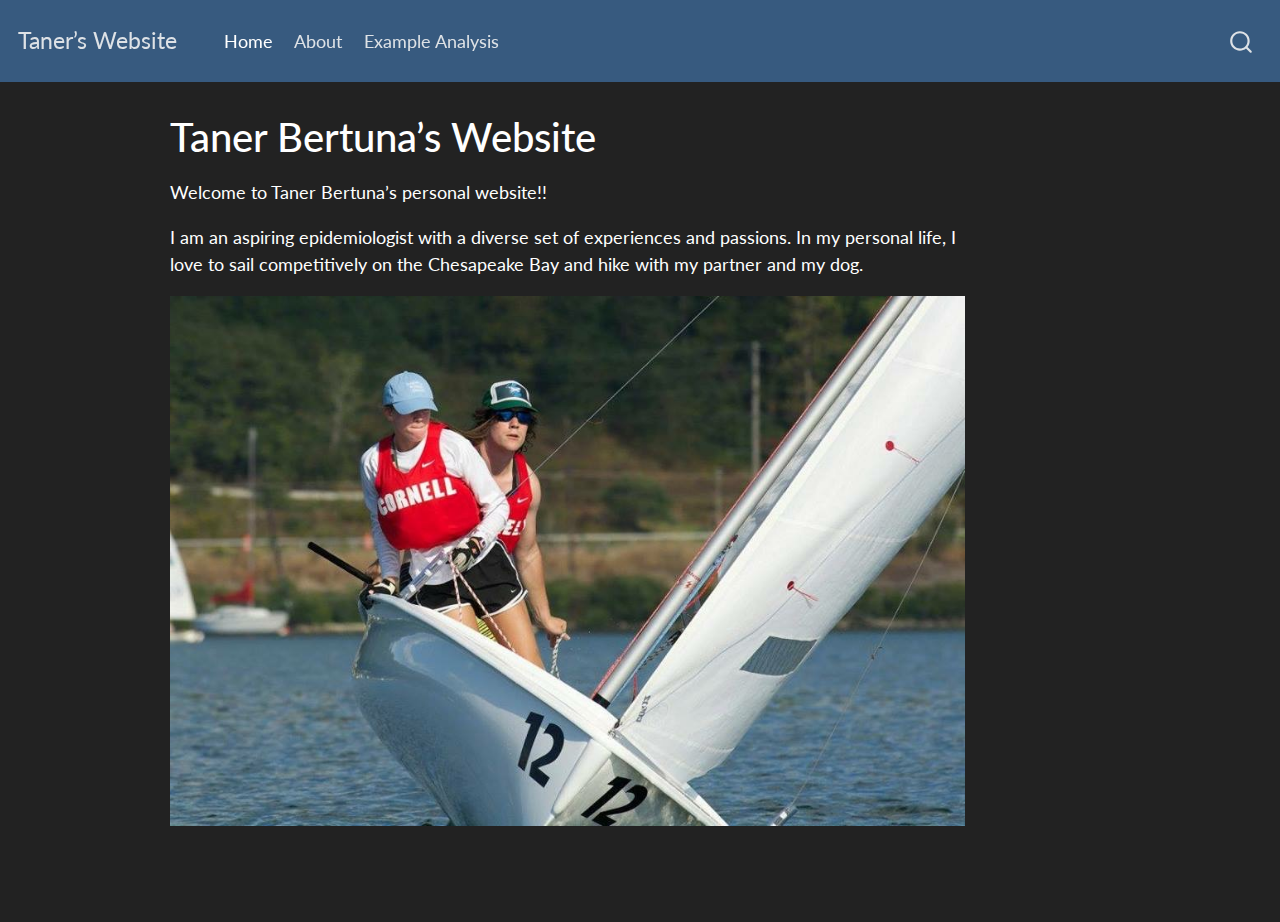
<file: index.html>
<!DOCTYPE html>
<html xmlns="http://www.w3.org/1999/xhtml" lang="en" xml:lang="en"><head>

<meta charset="utf-8">
<meta name="generator" content="quarto-1.2.258">

<meta name="viewport" content="width=device-width, initial-scale=1.0, user-scalable=yes">


<title>Taner’s Website - Taner Bertuna’s Website</title>
<style>
code{white-space: pre-wrap;}
span.smallcaps{font-variant: small-caps;}
div.columns{display: flex; gap: min(4vw, 1.5em);}
div.column{flex: auto; overflow-x: auto;}
div.hanging-indent{margin-left: 1.5em; text-indent: -1.5em;}
ul.task-list{list-style: none;}
ul.task-list li input[type="checkbox"] {
  width: 0.8em;
  margin: 0 0.8em 0.2em -1.6em;
  vertical-align: middle;
}
</style>


<script src="site_libs/quarto-nav/quarto-nav.js"></script>
<script src="site_libs/quarto-nav/headroom.min.js"></script>
<script src="site_libs/clipboard/clipboard.min.js"></script>
<script src="site_libs/quarto-search/autocomplete.umd.js"></script>
<script src="site_libs/quarto-search/fuse.min.js"></script>
<script src="site_libs/quarto-search/quarto-search.js"></script>
<meta name="quarto:offset" content="./">
<script src="site_libs/quarto-html/quarto.js"></script>
<script src="site_libs/quarto-html/popper.min.js"></script>
<script src="site_libs/quarto-html/tippy.umd.min.js"></script>
<script src="site_libs/quarto-html/anchor.min.js"></script>
<link href="site_libs/quarto-html/tippy.css" rel="stylesheet">
<link href="site_libs/quarto-html/quarto-syntax-highlighting-dark.css" rel="stylesheet" id="quarto-text-highlighting-styles">
<script src="site_libs/bootstrap/bootstrap.min.js"></script>
<link href="site_libs/bootstrap/bootstrap-icons.css" rel="stylesheet">
<link href="site_libs/bootstrap/bootstrap.min.css" rel="stylesheet" id="quarto-bootstrap" data-mode="dark">
<script id="quarto-search-options" type="application/json">{
  "location": "navbar",
  "copy-button": false,
  "collapse-after": 3,
  "panel-placement": "end",
  "type": "overlay",
  "limit": 20,
  "language": {
    "search-no-results-text": "No results",
    "search-matching-documents-text": "matching documents",
    "search-copy-link-title": "Copy link to search",
    "search-hide-matches-text": "Hide additional matches",
    "search-more-match-text": "more match in this document",
    "search-more-matches-text": "more matches in this document",
    "search-clear-button-title": "Clear",
    "search-detached-cancel-button-title": "Cancel",
    "search-submit-button-title": "Submit"
  }
}</script>


<link rel="stylesheet" href="styles.css">
</head>

<body class="nav-fixed">

<div id="quarto-search-results"></div>
  <header id="quarto-header" class="headroom fixed-top">
    <nav class="navbar navbar-expand-lg navbar-dark ">
      <div class="navbar-container container-fluid">
      <div class="navbar-brand-container">
    <a class="navbar-brand" href="./index.html">
    <span class="navbar-title">Taner’s Website</span>
    </a>
  </div>
          <button class="navbar-toggler" type="button" data-bs-toggle="collapse" data-bs-target="#navbarCollapse" aria-controls="navbarCollapse" aria-expanded="false" aria-label="Toggle navigation" onclick="if (window.quartoToggleHeadroom) { window.quartoToggleHeadroom(); }">
  <span class="navbar-toggler-icon"></span>
</button>
          <div class="collapse navbar-collapse" id="navbarCollapse">
            <ul class="navbar-nav navbar-nav-scroll me-auto">
  <li class="nav-item">
    <a class="nav-link active" href="./index.html" aria-current="page">
 <span class="menu-text">Home</span></a>
  </li>  
  <li class="nav-item">
    <a class="nav-link" href="./about.html">
 <span class="menu-text">About</span></a>
  </li>  
  <li class="nav-item">
    <a class="nav-link" href="./penguins.html">
 <span class="menu-text">Example Analysis</span></a>
  </li>  
</ul>
              <div id="quarto-search" class="" title="Search"></div>
          </div> <!-- /navcollapse -->
      </div> <!-- /container-fluid -->
    </nav>
</header>
<!-- content -->
<div id="quarto-content" class="quarto-container page-columns page-rows-contents page-layout-article page-navbar">
<!-- sidebar -->
<!-- margin-sidebar -->
    <div id="quarto-margin-sidebar" class="sidebar margin-sidebar">
        
    </div>
<!-- main -->
<main class="content" id="quarto-document-content">

<header id="title-block-header" class="quarto-title-block default">
<div class="quarto-title">
<h1 class="title">Taner Bertuna’s Website</h1>
</div>



<div class="quarto-title-meta">

    
  
    
  </div>
  

</header>

<p>Welcome to Taner Bertuna’s personal website!!</p>
<p>I am an aspiring epidemiologist with a diverse set of experiences and passions. In my personal life, I love to sail competitively on the Chesapeake Bay and hike with my partner and my dog.</p>
<p><img src="cornellsailing.png" class="img-fluid"></p>



</main> <!-- /main -->
<script id="quarto-html-after-body" type="application/javascript">
window.document.addEventListener("DOMContentLoaded", function (event) {
  const toggleBodyColorMode = (bsSheetEl) => {
    const mode = bsSheetEl.getAttribute("data-mode");
    const bodyEl = window.document.querySelector("body");
    if (mode === "dark") {
      bodyEl.classList.add("quarto-dark");
      bodyEl.classList.remove("quarto-light");
    } else {
      bodyEl.classList.add("quarto-light");
      bodyEl.classList.remove("quarto-dark");
    }
  }
  const toggleBodyColorPrimary = () => {
    const bsSheetEl = window.document.querySelector("link#quarto-bootstrap");
    if (bsSheetEl) {
      toggleBodyColorMode(bsSheetEl);
    }
  }
  toggleBodyColorPrimary();  
  const icon = "";
  const anchorJS = new window.AnchorJS();
  anchorJS.options = {
    placement: 'right',
    icon: icon
  };
  anchorJS.add('.anchored');
  const clipboard = new window.ClipboardJS('.code-copy-button', {
    target: function(trigger) {
      return trigger.previousElementSibling;
    }
  });
  clipboard.on('success', function(e) {
    // button target
    const button = e.trigger;
    // don't keep focus
    button.blur();
    // flash "checked"
    button.classList.add('code-copy-button-checked');
    var currentTitle = button.getAttribute("title");
    button.setAttribute("title", "Copied!");
    let tooltip;
    if (window.bootstrap) {
      button.setAttribute("data-bs-toggle", "tooltip");
      button.setAttribute("data-bs-placement", "left");
      button.setAttribute("data-bs-title", "Copied!");
      tooltip = new bootstrap.Tooltip(button, 
        { trigger: "manual", 
          customClass: "code-copy-button-tooltip",
          offset: [0, -8]});
      tooltip.show();    
    }
    setTimeout(function() {
      if (tooltip) {
        tooltip.hide();
        button.removeAttribute("data-bs-title");
        button.removeAttribute("data-bs-toggle");
        button.removeAttribute("data-bs-placement");
      }
      button.setAttribute("title", currentTitle);
      button.classList.remove('code-copy-button-checked');
    }, 1000);
    // clear code selection
    e.clearSelection();
  });
  function tippyHover(el, contentFn) {
    const config = {
      allowHTML: true,
      content: contentFn,
      maxWidth: 500,
      delay: 100,
      arrow: false,
      appendTo: function(el) {
          return el.parentElement;
      },
      interactive: true,
      interactiveBorder: 10,
      theme: 'quarto',
      placement: 'bottom-start'
    };
    window.tippy(el, config); 
  }
  const noterefs = window.document.querySelectorAll('a[role="doc-noteref"]');
  for (var i=0; i<noterefs.length; i++) {
    const ref = noterefs[i];
    tippyHover(ref, function() {
      // use id or data attribute instead here
      let href = ref.getAttribute('data-footnote-href') || ref.getAttribute('href');
      try { href = new URL(href).hash; } catch {}
      const id = href.replace(/^#\/?/, "");
      const note = window.document.getElementById(id);
      return note.innerHTML;
    });
  }
  const findCites = (el) => {
    const parentEl = el.parentElement;
    if (parentEl) {
      const cites = parentEl.dataset.cites;
      if (cites) {
        return {
          el,
          cites: cites.split(' ')
        };
      } else {
        return findCites(el.parentElement)
      }
    } else {
      return undefined;
    }
  };
  var bibliorefs = window.document.querySelectorAll('a[role="doc-biblioref"]');
  for (var i=0; i<bibliorefs.length; i++) {
    const ref = bibliorefs[i];
    const citeInfo = findCites(ref);
    if (citeInfo) {
      tippyHover(citeInfo.el, function() {
        var popup = window.document.createElement('div');
        citeInfo.cites.forEach(function(cite) {
          var citeDiv = window.document.createElement('div');
          citeDiv.classList.add('hanging-indent');
          citeDiv.classList.add('csl-entry');
          var biblioDiv = window.document.getElementById('ref-' + cite);
          if (biblioDiv) {
            citeDiv.innerHTML = biblioDiv.innerHTML;
          }
          popup.appendChild(citeDiv);
        });
        return popup.innerHTML;
      });
    }
  }
});
</script>
</div> <!-- /content -->



</body></html>
</file>
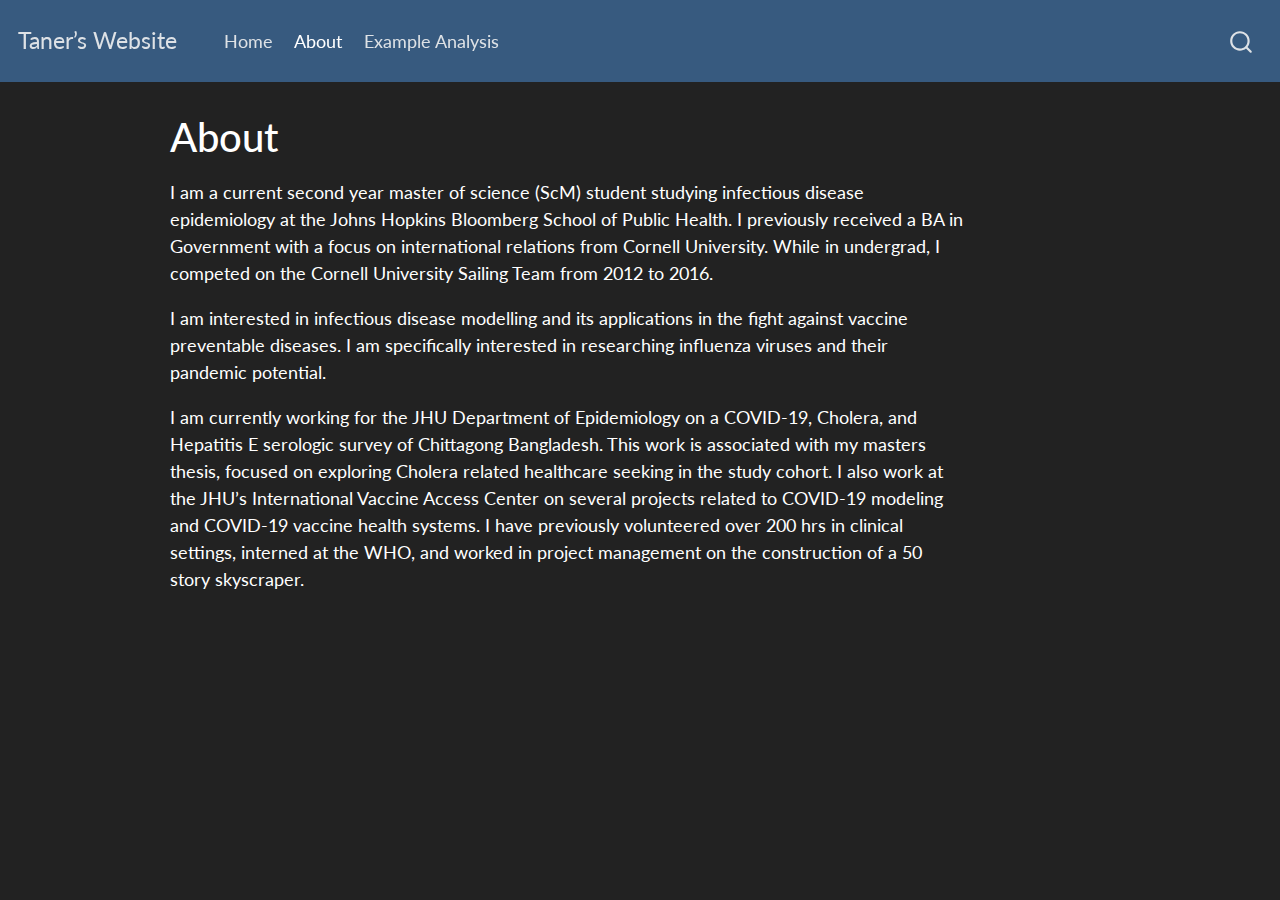
<file: about.html>
<!DOCTYPE html>
<html xmlns="http://www.w3.org/1999/xhtml" lang="en" xml:lang="en"><head>

<meta charset="utf-8">
<meta name="generator" content="quarto-1.2.258">

<meta name="viewport" content="width=device-width, initial-scale=1.0, user-scalable=yes">


<title>Taner’s Website - About</title>
<style>
code{white-space: pre-wrap;}
span.smallcaps{font-variant: small-caps;}
div.columns{display: flex; gap: min(4vw, 1.5em);}
div.column{flex: auto; overflow-x: auto;}
div.hanging-indent{margin-left: 1.5em; text-indent: -1.5em;}
ul.task-list{list-style: none;}
ul.task-list li input[type="checkbox"] {
  width: 0.8em;
  margin: 0 0.8em 0.2em -1.6em;
  vertical-align: middle;
}
</style>


<script src="site_libs/quarto-nav/quarto-nav.js"></script>
<script src="site_libs/quarto-nav/headroom.min.js"></script>
<script src="site_libs/clipboard/clipboard.min.js"></script>
<script src="site_libs/quarto-search/autocomplete.umd.js"></script>
<script src="site_libs/quarto-search/fuse.min.js"></script>
<script src="site_libs/quarto-search/quarto-search.js"></script>
<meta name="quarto:offset" content="./">
<script src="site_libs/quarto-html/quarto.js"></script>
<script src="site_libs/quarto-html/popper.min.js"></script>
<script src="site_libs/quarto-html/tippy.umd.min.js"></script>
<script src="site_libs/quarto-html/anchor.min.js"></script>
<link href="site_libs/quarto-html/tippy.css" rel="stylesheet">
<link href="site_libs/quarto-html/quarto-syntax-highlighting-dark.css" rel="stylesheet" id="quarto-text-highlighting-styles">
<script src="site_libs/bootstrap/bootstrap.min.js"></script>
<link href="site_libs/bootstrap/bootstrap-icons.css" rel="stylesheet">
<link href="site_libs/bootstrap/bootstrap.min.css" rel="stylesheet" id="quarto-bootstrap" data-mode="dark">
<script id="quarto-search-options" type="application/json">{
  "location": "navbar",
  "copy-button": false,
  "collapse-after": 3,
  "panel-placement": "end",
  "type": "overlay",
  "limit": 20,
  "language": {
    "search-no-results-text": "No results",
    "search-matching-documents-text": "matching documents",
    "search-copy-link-title": "Copy link to search",
    "search-hide-matches-text": "Hide additional matches",
    "search-more-match-text": "more match in this document",
    "search-more-matches-text": "more matches in this document",
    "search-clear-button-title": "Clear",
    "search-detached-cancel-button-title": "Cancel",
    "search-submit-button-title": "Submit"
  }
}</script>


<link rel="stylesheet" href="styles.css">
</head>

<body class="nav-fixed">

<div id="quarto-search-results"></div>
  <header id="quarto-header" class="headroom fixed-top">
    <nav class="navbar navbar-expand-lg navbar-dark ">
      <div class="navbar-container container-fluid">
      <div class="navbar-brand-container">
    <a class="navbar-brand" href="./index.html">
    <span class="navbar-title">Taner’s Website</span>
    </a>
  </div>
          <button class="navbar-toggler" type="button" data-bs-toggle="collapse" data-bs-target="#navbarCollapse" aria-controls="navbarCollapse" aria-expanded="false" aria-label="Toggle navigation" onclick="if (window.quartoToggleHeadroom) { window.quartoToggleHeadroom(); }">
  <span class="navbar-toggler-icon"></span>
</button>
          <div class="collapse navbar-collapse" id="navbarCollapse">
            <ul class="navbar-nav navbar-nav-scroll me-auto">
  <li class="nav-item">
    <a class="nav-link" href="./index.html">
 <span class="menu-text">Home</span></a>
  </li>  
  <li class="nav-item">
    <a class="nav-link active" href="./about.html" aria-current="page">
 <span class="menu-text">About</span></a>
  </li>  
  <li class="nav-item">
    <a class="nav-link" href="./penguins.html">
 <span class="menu-text">Example Analysis</span></a>
  </li>  
</ul>
              <div id="quarto-search" class="" title="Search"></div>
          </div> <!-- /navcollapse -->
      </div> <!-- /container-fluid -->
    </nav>
</header>
<!-- content -->
<div id="quarto-content" class="quarto-container page-columns page-rows-contents page-layout-article page-navbar">
<!-- sidebar -->
<!-- margin-sidebar -->
    <div id="quarto-margin-sidebar" class="sidebar margin-sidebar">
        
    </div>
<!-- main -->
<main class="content" id="quarto-document-content">

<header id="title-block-header" class="quarto-title-block default">
<div class="quarto-title">
<h1 class="title">About</h1>
</div>



<div class="quarto-title-meta">

    
  
    
  </div>
  

</header>

<p>I am a current second year master of science (ScM) student studying infectious disease epidemiology at the Johns Hopkins Bloomberg School of Public Health. I previously received a BA in Government with a focus on international relations from Cornell University. While in undergrad, I competed on the Cornell University Sailing Team from 2012 to 2016.</p>
<p>I am interested in infectious disease modelling and its applications in the fight against vaccine preventable diseases. I am specifically interested in researching influenza viruses and their pandemic potential.</p>
<p>I am currently working for the JHU Department of Epidemiology on a COVID-19, Cholera, and Hepatitis E serologic survey of Chittagong Bangladesh. This work is associated with my masters thesis, focused on exploring Cholera related healthcare seeking in the study cohort. I also work at the JHU’s International Vaccine Access Center on several projects related to COVID-19 modeling and COVID-19 vaccine health systems. I have previously volunteered over 200 hrs in clinical settings, interned at the WHO, and worked in project management on the construction of a 50 story skyscraper.</p>



</main> <!-- /main -->
<script id="quarto-html-after-body" type="application/javascript">
window.document.addEventListener("DOMContentLoaded", function (event) {
  const toggleBodyColorMode = (bsSheetEl) => {
    const mode = bsSheetEl.getAttribute("data-mode");
    const bodyEl = window.document.querySelector("body");
    if (mode === "dark") {
      bodyEl.classList.add("quarto-dark");
      bodyEl.classList.remove("quarto-light");
    } else {
      bodyEl.classList.add("quarto-light");
      bodyEl.classList.remove("quarto-dark");
    }
  }
  const toggleBodyColorPrimary = () => {
    const bsSheetEl = window.document.querySelector("link#quarto-bootstrap");
    if (bsSheetEl) {
      toggleBodyColorMode(bsSheetEl);
    }
  }
  toggleBodyColorPrimary();  
  const icon = "";
  const anchorJS = new window.AnchorJS();
  anchorJS.options = {
    placement: 'right',
    icon: icon
  };
  anchorJS.add('.anchored');
  const clipboard = new window.ClipboardJS('.code-copy-button', {
    target: function(trigger) {
      return trigger.previousElementSibling;
    }
  });
  clipboard.on('success', function(e) {
    // button target
    const button = e.trigger;
    // don't keep focus
    button.blur();
    // flash "checked"
    button.classList.add('code-copy-button-checked');
    var currentTitle = button.getAttribute("title");
    button.setAttribute("title", "Copied!");
    let tooltip;
    if (window.bootstrap) {
      button.setAttribute("data-bs-toggle", "tooltip");
      button.setAttribute("data-bs-placement", "left");
      button.setAttribute("data-bs-title", "Copied!");
      tooltip = new bootstrap.Tooltip(button, 
        { trigger: "manual", 
          customClass: "code-copy-button-tooltip",
          offset: [0, -8]});
      tooltip.show();    
    }
    setTimeout(function() {
      if (tooltip) {
        tooltip.hide();
        button.removeAttribute("data-bs-title");
        button.removeAttribute("data-bs-toggle");
        button.removeAttribute("data-bs-placement");
      }
      button.setAttribute("title", currentTitle);
      button.classList.remove('code-copy-button-checked');
    }, 1000);
    // clear code selection
    e.clearSelection();
  });
  function tippyHover(el, contentFn) {
    const config = {
      allowHTML: true,
      content: contentFn,
      maxWidth: 500,
      delay: 100,
      arrow: false,
      appendTo: function(el) {
          return el.parentElement;
      },
      interactive: true,
      interactiveBorder: 10,
      theme: 'quarto',
      placement: 'bottom-start'
    };
    window.tippy(el, config); 
  }
  const noterefs = window.document.querySelectorAll('a[role="doc-noteref"]');
  for (var i=0; i<noterefs.length; i++) {
    const ref = noterefs[i];
    tippyHover(ref, function() {
      // use id or data attribute instead here
      let href = ref.getAttribute('data-footnote-href') || ref.getAttribute('href');
      try { href = new URL(href).hash; } catch {}
      const id = href.replace(/^#\/?/, "");
      const note = window.document.getElementById(id);
      return note.innerHTML;
    });
  }
  const findCites = (el) => {
    const parentEl = el.parentElement;
    if (parentEl) {
      const cites = parentEl.dataset.cites;
      if (cites) {
        return {
          el,
          cites: cites.split(' ')
        };
      } else {
        return findCites(el.parentElement)
      }
    } else {
      return undefined;
    }
  };
  var bibliorefs = window.document.querySelectorAll('a[role="doc-biblioref"]');
  for (var i=0; i<bibliorefs.length; i++) {
    const ref = bibliorefs[i];
    const citeInfo = findCites(ref);
    if (citeInfo) {
      tippyHover(citeInfo.el, function() {
        var popup = window.document.createElement('div');
        citeInfo.cites.forEach(function(cite) {
          var citeDiv = window.document.createElement('div');
          citeDiv.classList.add('hanging-indent');
          citeDiv.classList.add('csl-entry');
          var biblioDiv = window.document.getElementById('ref-' + cite);
          if (biblioDiv) {
            citeDiv.innerHTML = biblioDiv.innerHTML;
          }
          popup.appendChild(citeDiv);
        });
        return popup.innerHTML;
      });
    }
  }
});
</script>
</div> <!-- /content -->



</body></html>
</file>
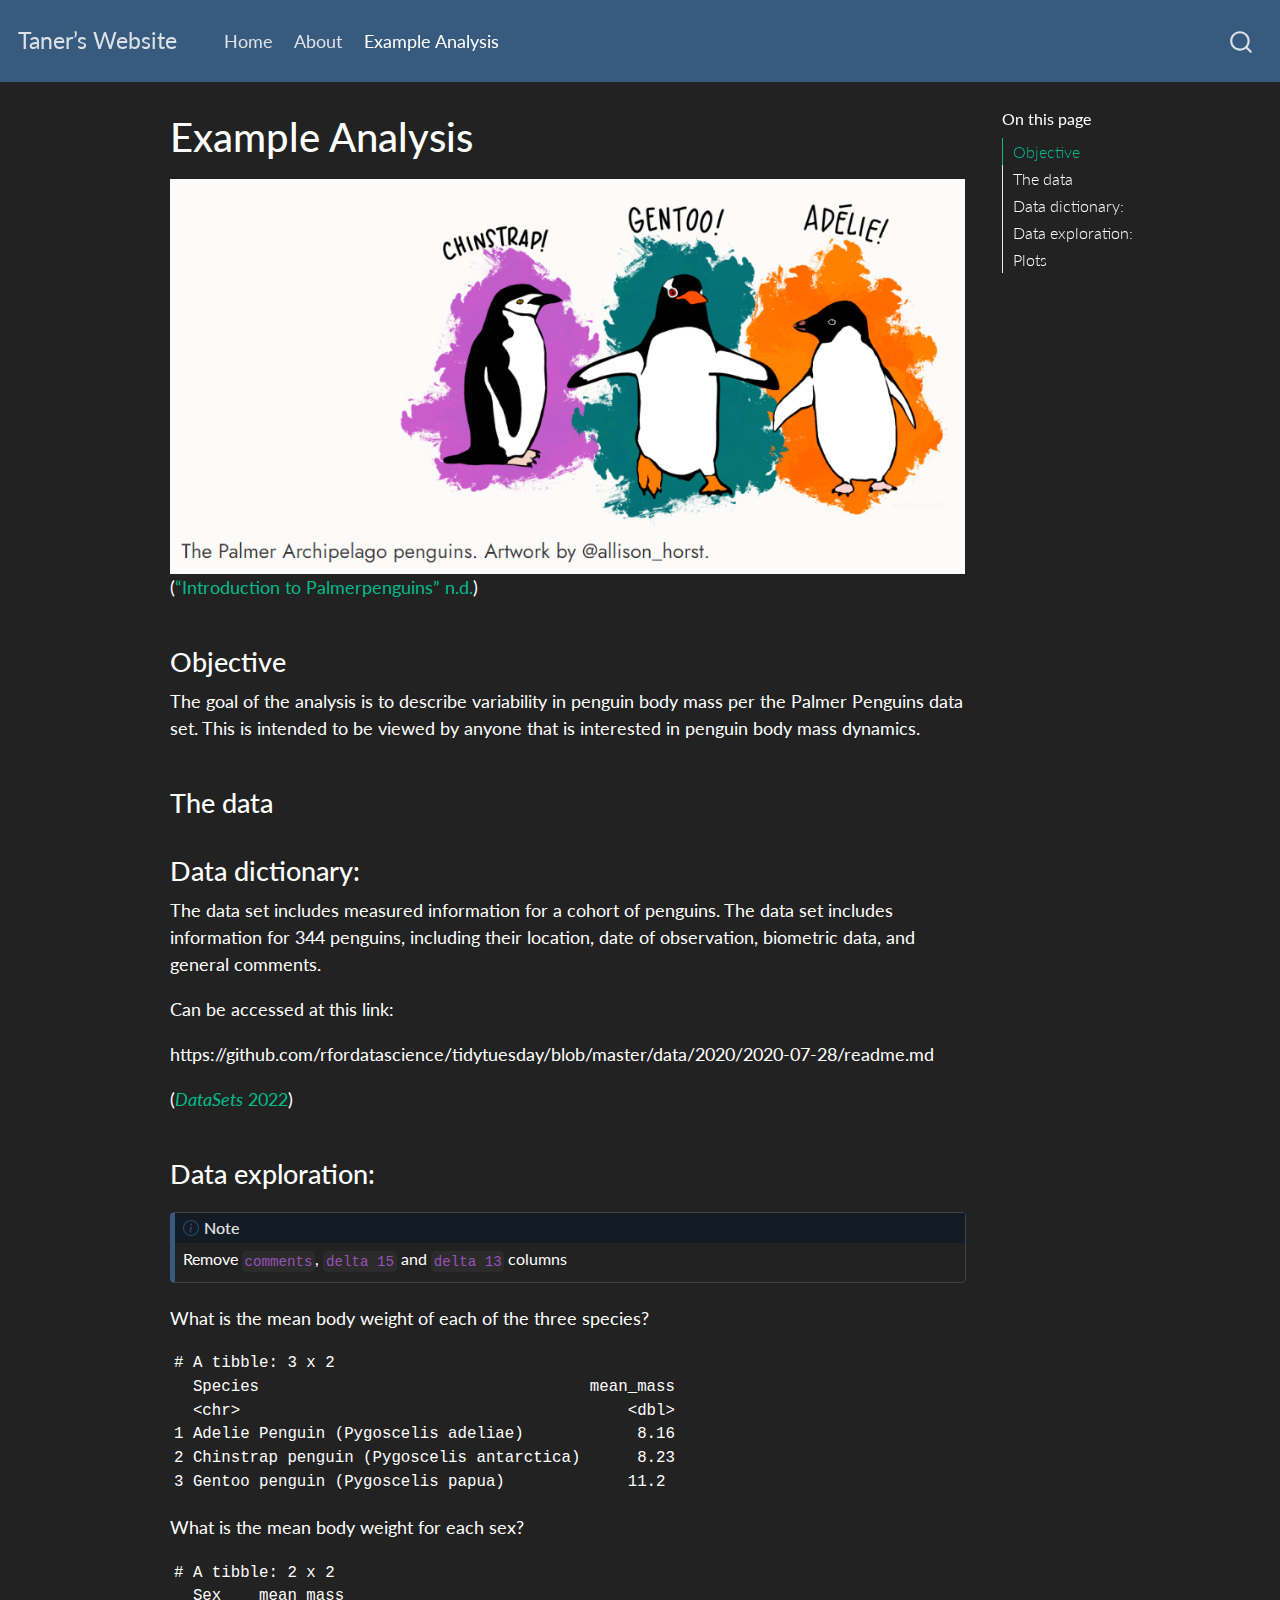
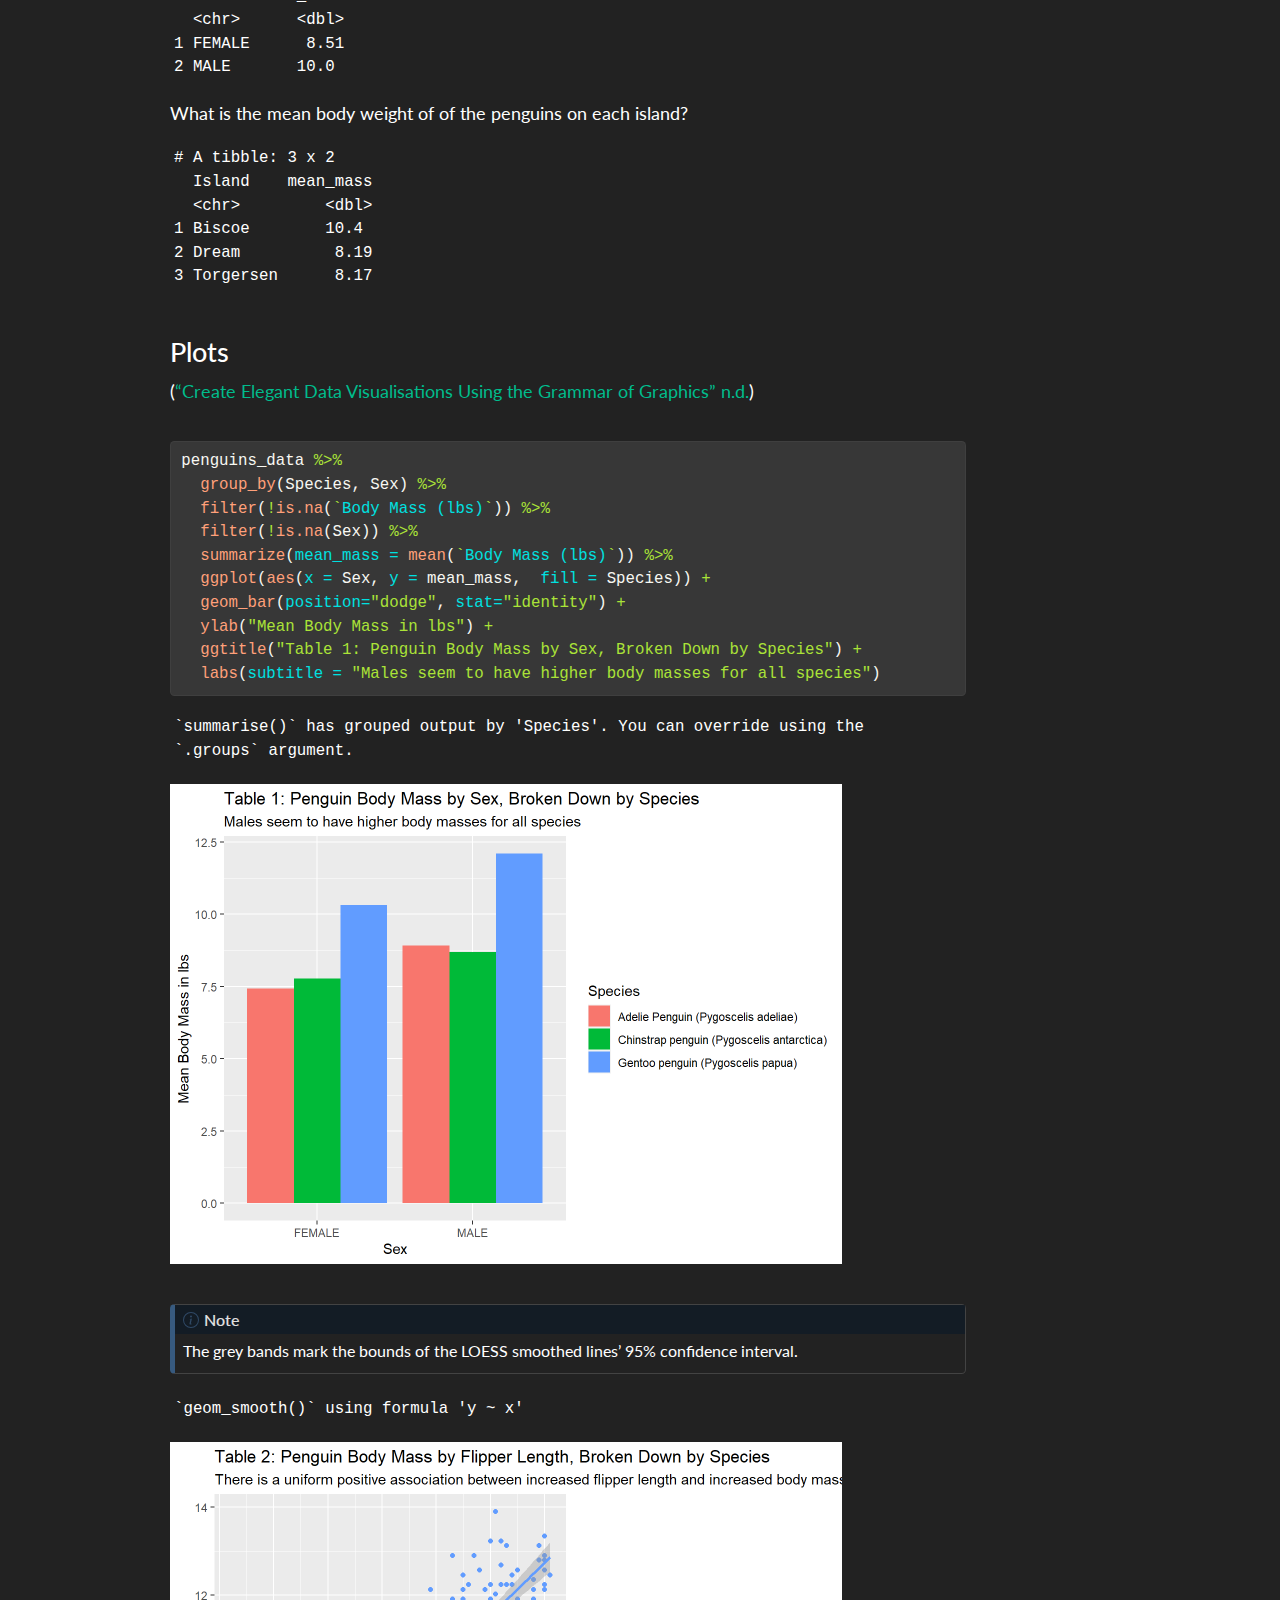
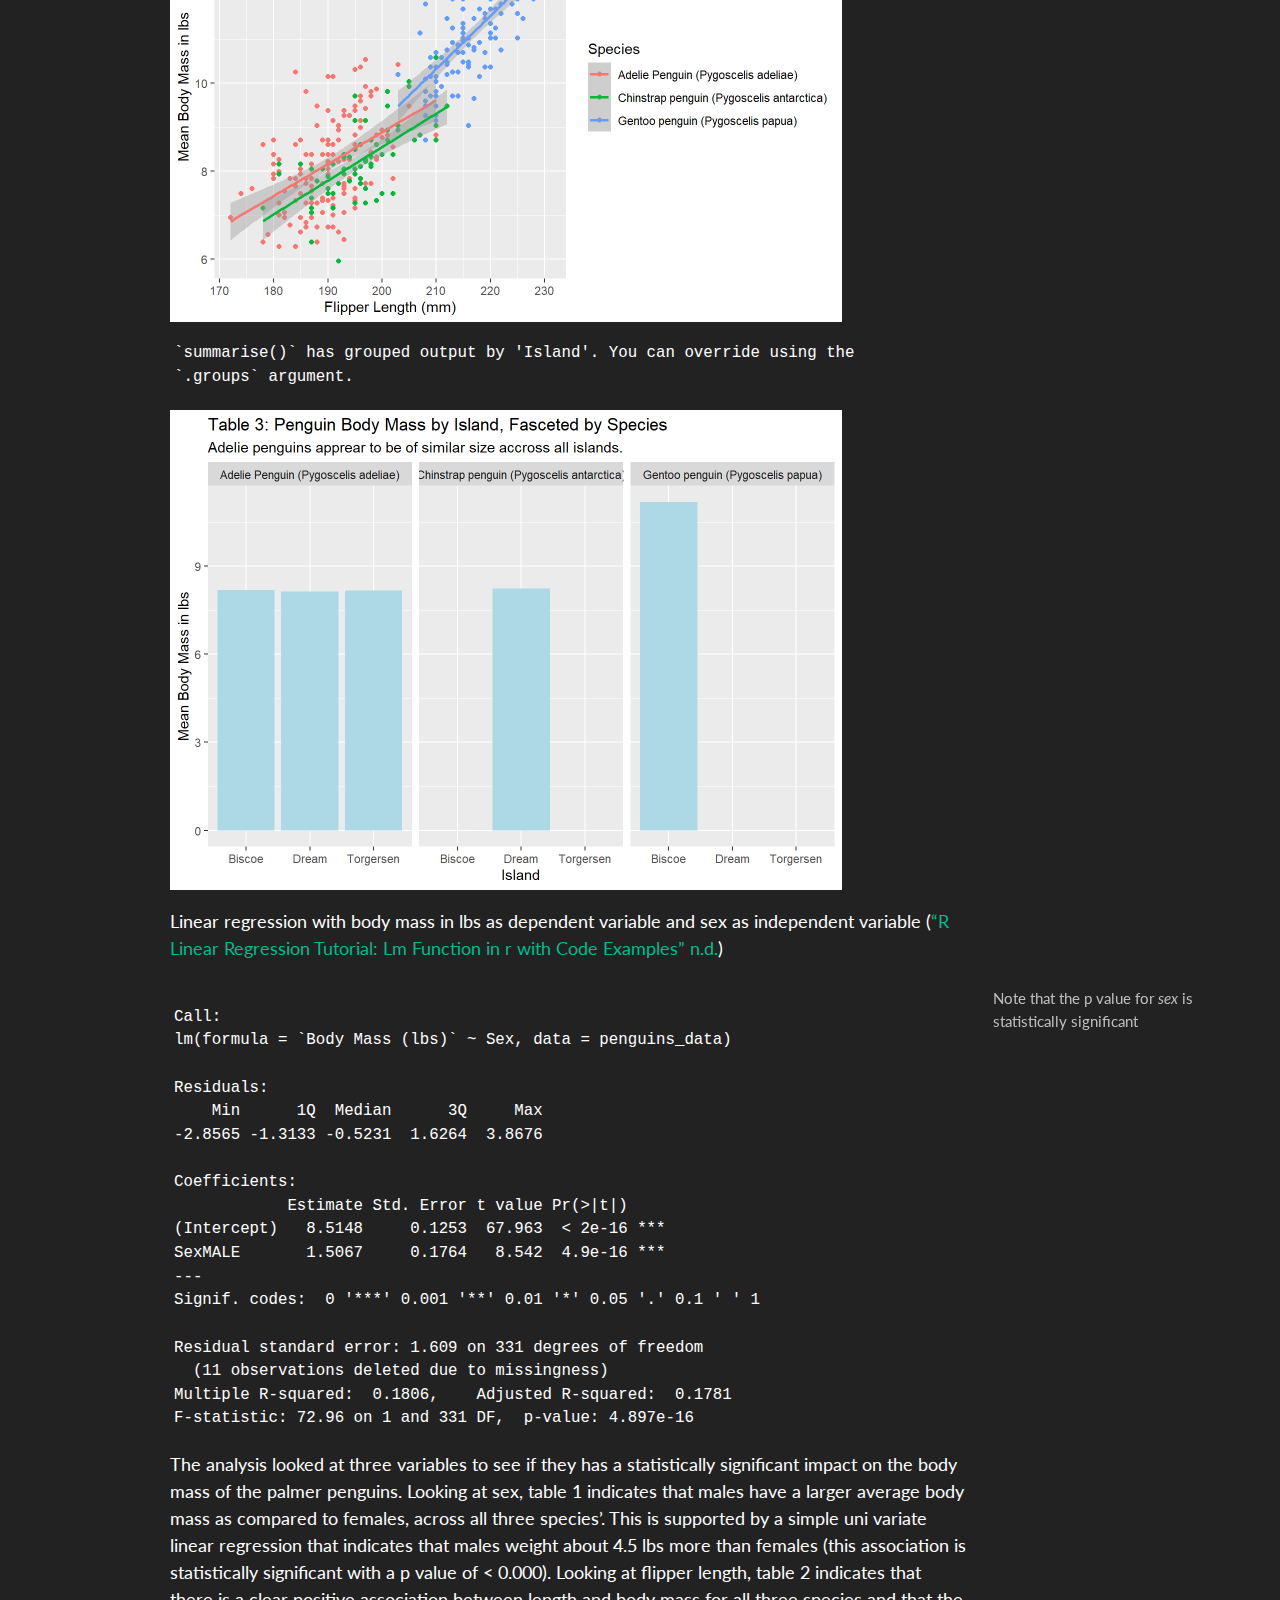
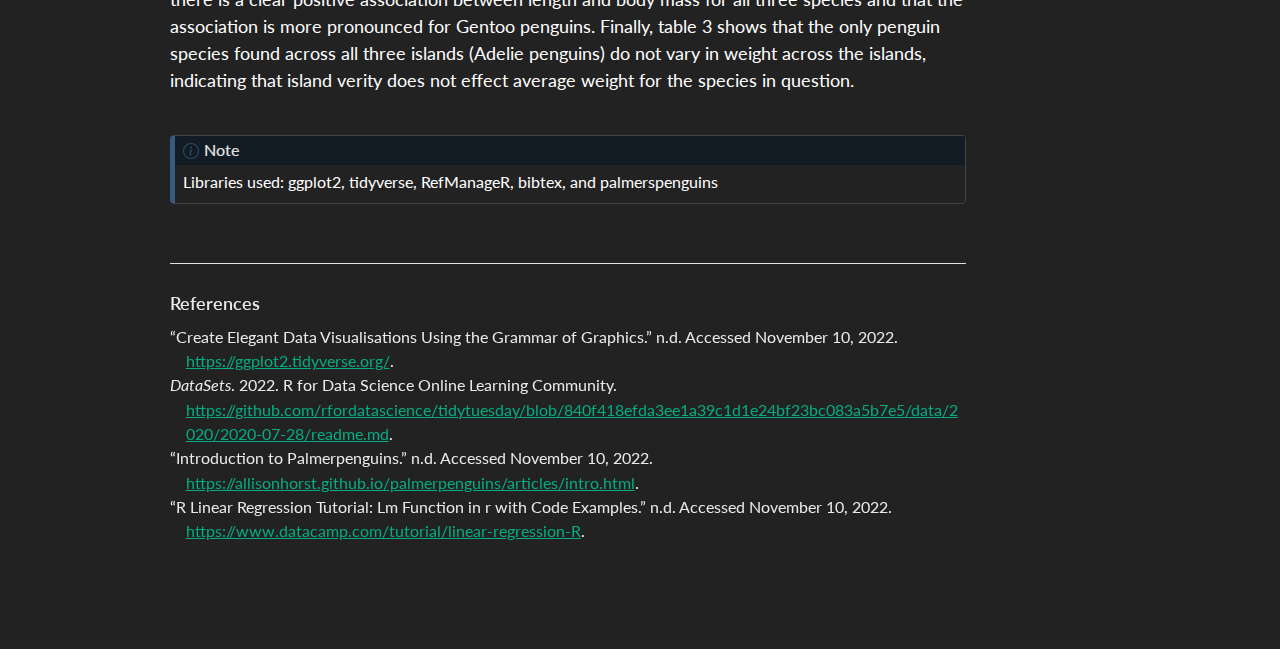
<file: penguins.html>
<!DOCTYPE html>
<html xmlns="http://www.w3.org/1999/xhtml" lang="en" xml:lang="en"><head>

<meta charset="utf-8">
<meta name="generator" content="quarto-1.2.258">

<meta name="viewport" content="width=device-width, initial-scale=1.0, user-scalable=yes">


<title>Taner’s Website - Example Analysis</title>
<style>
code{white-space: pre-wrap;}
span.smallcaps{font-variant: small-caps;}
div.columns{display: flex; gap: min(4vw, 1.5em);}
div.column{flex: auto; overflow-x: auto;}
div.hanging-indent{margin-left: 1.5em; text-indent: -1.5em;}
ul.task-list{list-style: none;}
ul.task-list li input[type="checkbox"] {
  width: 0.8em;
  margin: 0 0.8em 0.2em -1.6em;
  vertical-align: middle;
}
pre > code.sourceCode { white-space: pre; position: relative; }
pre > code.sourceCode > span { display: inline-block; line-height: 1.25; }
pre > code.sourceCode > span:empty { height: 1.2em; }
.sourceCode { overflow: visible; }
code.sourceCode > span { color: inherit; text-decoration: inherit; }
div.sourceCode { margin: 1em 0; }
pre.sourceCode { margin: 0; }
@media screen {
div.sourceCode { overflow: auto; }
}
@media print {
pre > code.sourceCode { white-space: pre-wrap; }
pre > code.sourceCode > span { text-indent: -5em; padding-left: 5em; }
}
pre.numberSource code
  { counter-reset: source-line 0; }
pre.numberSource code > span
  { position: relative; left: -4em; counter-increment: source-line; }
pre.numberSource code > span > a:first-child::before
  { content: counter(source-line);
    position: relative; left: -1em; text-align: right; vertical-align: baseline;
    border: none; display: inline-block;
    -webkit-touch-callout: none; -webkit-user-select: none;
    -khtml-user-select: none; -moz-user-select: none;
    -ms-user-select: none; user-select: none;
    padding: 0 4px; width: 4em;
    color: #aaaaaa;
  }
pre.numberSource { margin-left: 3em; border-left: 1px solid #aaaaaa;  padding-left: 4px; }
div.sourceCode
  {   }
@media screen {
pre > code.sourceCode > span > a:first-child::before { text-decoration: underline; }
}
code span.al { color: #ff0000; font-weight: bold; } /* Alert */
code span.an { color: #60a0b0; font-weight: bold; font-style: italic; } /* Annotation */
code span.at { color: #7d9029; } /* Attribute */
code span.bn { color: #40a070; } /* BaseN */
code span.bu { color: #008000; } /* BuiltIn */
code span.cf { color: #007020; font-weight: bold; } /* ControlFlow */
code span.ch { color: #4070a0; } /* Char */
code span.cn { color: #880000; } /* Constant */
code span.co { color: #60a0b0; font-style: italic; } /* Comment */
code span.cv { color: #60a0b0; font-weight: bold; font-style: italic; } /* CommentVar */
code span.do { color: #ba2121; font-style: italic; } /* Documentation */
code span.dt { color: #902000; } /* DataType */
code span.dv { color: #40a070; } /* DecVal */
code span.er { color: #ff0000; font-weight: bold; } /* Error */
code span.ex { } /* Extension */
code span.fl { color: #40a070; } /* Float */
code span.fu { color: #06287e; } /* Function */
code span.im { color: #008000; font-weight: bold; } /* Import */
code span.in { color: #60a0b0; font-weight: bold; font-style: italic; } /* Information */
code span.kw { color: #007020; font-weight: bold; } /* Keyword */
code span.op { color: #666666; } /* Operator */
code span.ot { color: #007020; } /* Other */
code span.pp { color: #bc7a00; } /* Preprocessor */
code span.sc { color: #4070a0; } /* SpecialChar */
code span.ss { color: #bb6688; } /* SpecialString */
code span.st { color: #4070a0; } /* String */
code span.va { color: #19177c; } /* Variable */
code span.vs { color: #4070a0; } /* VerbatimString */
code span.wa { color: #60a0b0; font-weight: bold; font-style: italic; } /* Warning */
div.csl-bib-body { }
div.csl-entry {
  clear: both;
}
.hanging div.csl-entry {
  margin-left:2em;
  text-indent:-2em;
}
div.csl-left-margin {
  min-width:2em;
  float:left;
}
div.csl-right-inline {
  margin-left:2em;
  padding-left:1em;
}
div.csl-indent {
  margin-left: 2em;
}
</style>


<script src="site_libs/quarto-nav/quarto-nav.js"></script>
<script src="site_libs/quarto-nav/headroom.min.js"></script>
<script src="site_libs/clipboard/clipboard.min.js"></script>
<script src="site_libs/quarto-search/autocomplete.umd.js"></script>
<script src="site_libs/quarto-search/fuse.min.js"></script>
<script src="site_libs/quarto-search/quarto-search.js"></script>
<meta name="quarto:offset" content="./">
<script src="site_libs/quarto-html/quarto.js"></script>
<script src="site_libs/quarto-html/popper.min.js"></script>
<script src="site_libs/quarto-html/tippy.umd.min.js"></script>
<script src="site_libs/quarto-html/anchor.min.js"></script>
<link href="site_libs/quarto-html/tippy.css" rel="stylesheet">
<link href="site_libs/quarto-html/quarto-syntax-highlighting-dark.css" rel="stylesheet" id="quarto-text-highlighting-styles">
<script src="site_libs/bootstrap/bootstrap.min.js"></script>
<link href="site_libs/bootstrap/bootstrap-icons.css" rel="stylesheet">
<link href="site_libs/bootstrap/bootstrap.min.css" rel="stylesheet" id="quarto-bootstrap" data-mode="dark">
<script id="quarto-search-options" type="application/json">{
  "location": "navbar",
  "copy-button": false,
  "collapse-after": 3,
  "panel-placement": "end",
  "type": "overlay",
  "limit": 20,
  "language": {
    "search-no-results-text": "No results",
    "search-matching-documents-text": "matching documents",
    "search-copy-link-title": "Copy link to search",
    "search-hide-matches-text": "Hide additional matches",
    "search-more-match-text": "more match in this document",
    "search-more-matches-text": "more matches in this document",
    "search-clear-button-title": "Clear",
    "search-detached-cancel-button-title": "Cancel",
    "search-submit-button-title": "Submit"
  }
}</script>


<link rel="stylesheet" href="styles.css">
</head>

<body class="nav-fixed">

<div id="quarto-search-results"></div>
  <header id="quarto-header" class="headroom fixed-top">
    <nav class="navbar navbar-expand-lg navbar-dark ">
      <div class="navbar-container container-fluid">
      <div class="navbar-brand-container">
    <a class="navbar-brand" href="./index.html">
    <span class="navbar-title">Taner’s Website</span>
    </a>
  </div>
          <button class="navbar-toggler" type="button" data-bs-toggle="collapse" data-bs-target="#navbarCollapse" aria-controls="navbarCollapse" aria-expanded="false" aria-label="Toggle navigation" onclick="if (window.quartoToggleHeadroom) { window.quartoToggleHeadroom(); }">
  <span class="navbar-toggler-icon"></span>
</button>
          <div class="collapse navbar-collapse" id="navbarCollapse">
            <ul class="navbar-nav navbar-nav-scroll me-auto">
  <li class="nav-item">
    <a class="nav-link" href="./index.html">
 <span class="menu-text">Home</span></a>
  </li>  
  <li class="nav-item">
    <a class="nav-link" href="./about.html">
 <span class="menu-text">About</span></a>
  </li>  
  <li class="nav-item">
    <a class="nav-link active" href="./penguins.html" aria-current="page">
 <span class="menu-text">Example Analysis</span></a>
  </li>  
</ul>
              <div id="quarto-search" class="" title="Search"></div>
          </div> <!-- /navcollapse -->
      </div> <!-- /container-fluid -->
    </nav>
</header>
<!-- content -->
<div id="quarto-content" class="quarto-container page-columns page-rows-contents page-layout-article page-navbar">
<!-- sidebar -->
<!-- margin-sidebar -->
    <div id="quarto-margin-sidebar" class="sidebar margin-sidebar">
        <nav id="TOC" role="doc-toc" class="toc-active">
    <h2 id="toc-title">On this page</h2>
   
  <ul>
  <li><a href="#objective" id="toc-objective" class="nav-link active" data-scroll-target="#objective">Objective</a></li>
  <li><a href="#the-data" id="toc-the-data" class="nav-link" data-scroll-target="#the-data">The data</a></li>
  <li><a href="#data-dictionary" id="toc-data-dictionary" class="nav-link" data-scroll-target="#data-dictionary">Data dictionary:</a></li>
  <li><a href="#data-exploration" id="toc-data-exploration" class="nav-link" data-scroll-target="#data-exploration">Data exploration:</a></li>
  <li><a href="#plots" id="toc-plots" class="nav-link" data-scroll-target="#plots">Plots</a></li>
  </ul>
</nav>
    </div>
<!-- main -->
<main class="content page-columns page-full" id="quarto-document-content">

<header id="title-block-header" class="quarto-title-block default">
<div class="quarto-title">
<h1 class="title">Example Analysis</h1>
</div>



<div class="quarto-title-meta">

    
  
    
  </div>
  

</header>

<p><img src="palmerpens.png" class="img-fluid"> <span class="citation" data-cites="Palmerpenguins">(<a href="#ref-Palmerpenguins" role="doc-biblioref"><span>“Introduction to Palmerpenguins”</span> n.d.</a>)</span></p>
<section id="objective" class="level3">
<h3 class="anchored" data-anchor-id="objective">Objective</h3>
<p>The goal of the analysis is to describe variability in penguin body mass per the Palmer Penguins data set. This is intended to be viewed by anyone that is interested in penguin body mass dynamics.</p>
</section>
<section id="the-data" class="level3">
<h3 class="anchored" data-anchor-id="the-data">The data</h3>
</section>
<section id="data-dictionary" class="level3">
<h3 class="anchored" data-anchor-id="data-dictionary">Data dictionary:</h3>
<p>The data set includes measured information for a cohort of penguins. The data set includes information for 344 penguins, including their location, date of observation, biometric data, and general comments.</p>
<p>Can be accessed at this link:</p>
<p>https://github.com/rfordatascience/tidytuesday/blob/master/data/2020/2020-07-28/readme.md</p>
<p><span class="citation" data-cites="dictionary">(<a href="#ref-dictionary" role="doc-biblioref"><em><span>DataSets</span></em> 2022</a>)</span></p>
</section>
<section id="data-exploration" class="level3">
<h3 class="anchored" data-anchor-id="data-exploration">Data exploration:</h3>
<div class="callout-note callout callout-style-default callout-captioned">
<div class="callout-header d-flex align-content-center">
<div class="callout-icon-container">
<i class="callout-icon"></i>
</div>
<div class="callout-caption-container flex-fill">
Note
</div>
</div>
<div class="callout-body-container callout-body">
<p>Remove <code>comments</code>, <code>delta 15</code> and <code>delta 13</code> columns</p>
</div>
</div>
<div class="cell">

</div>
<p>What is the mean body weight of each of the three species?</p>
<div class="cell">
<div class="cell-output cell-output-stdout">
<pre><code># A tibble: 3 x 2
  Species                                   mean_mass
  &lt;chr&gt;                                         &lt;dbl&gt;
1 Adelie Penguin (Pygoscelis adeliae)            8.16
2 Chinstrap penguin (Pygoscelis antarctica)      8.23
3 Gentoo penguin (Pygoscelis papua)             11.2 </code></pre>
</div>
</div>
<p>What is the mean body weight for each sex?</p>
<div class="cell">
<div class="cell-output cell-output-stdout">
<pre><code># A tibble: 2 x 2
  Sex    mean_mass
  &lt;chr&gt;      &lt;dbl&gt;
1 FEMALE      8.51
2 MALE       10.0 </code></pre>
</div>
</div>
<p>What is the mean body weight of of the penguins on each island?</p>
<div class="cell">
<div class="cell-output cell-output-stdout">
<pre><code># A tibble: 3 x 2
  Island    mean_mass
  &lt;chr&gt;         &lt;dbl&gt;
1 Biscoe        10.4 
2 Dream          8.19
3 Torgersen      8.17</code></pre>
</div>
</div>
</section>
<section id="plots" class="level3 page-columns page-full">
<h3 class="anchored" data-anchor-id="plots">Plots</h3>
<p><span class="citation" data-cites="ggplot">(<a href="#ref-ggplot" role="doc-biblioref"><span>“Create Elegant Data Visualisations Using the Grammar of Graphics”</span> n.d.</a>)</span></p>
<div class="cell">
<div class="sourceCode cell-code" id="cb4"><pre class="sourceCode r code-with-copy"><code class="sourceCode r"><span id="cb4-1"><a href="#cb4-1" aria-hidden="true" tabindex="-1"></a>penguins_data <span class="sc">%&gt;%</span> </span>
<span id="cb4-2"><a href="#cb4-2" aria-hidden="true" tabindex="-1"></a>  <span class="fu">group_by</span>(Species, Sex) <span class="sc">%&gt;%</span></span>
<span id="cb4-3"><a href="#cb4-3" aria-hidden="true" tabindex="-1"></a>  <span class="fu">filter</span>(<span class="sc">!</span><span class="fu">is.na</span>(<span class="st">`</span><span class="at">Body Mass (lbs)</span><span class="st">`</span>)) <span class="sc">%&gt;%</span></span>
<span id="cb4-4"><a href="#cb4-4" aria-hidden="true" tabindex="-1"></a>  <span class="fu">filter</span>(<span class="sc">!</span><span class="fu">is.na</span>(Sex)) <span class="sc">%&gt;%</span></span>
<span id="cb4-5"><a href="#cb4-5" aria-hidden="true" tabindex="-1"></a>  <span class="fu">summarize</span>(<span class="at">mean_mass =</span> <span class="fu">mean</span>(<span class="st">`</span><span class="at">Body Mass (lbs)</span><span class="st">`</span>)) <span class="sc">%&gt;%</span></span>
<span id="cb4-6"><a href="#cb4-6" aria-hidden="true" tabindex="-1"></a>  <span class="fu">ggplot</span>(<span class="fu">aes</span>(<span class="at">x =</span> Sex, <span class="at">y =</span> mean_mass,  <span class="at">fill =</span> Species)) <span class="sc">+</span></span>
<span id="cb4-7"><a href="#cb4-7" aria-hidden="true" tabindex="-1"></a>  <span class="fu">geom_bar</span>(<span class="at">position=</span><span class="st">"dodge"</span>, <span class="at">stat=</span><span class="st">"identity"</span>) <span class="sc">+</span> </span>
<span id="cb4-8"><a href="#cb4-8" aria-hidden="true" tabindex="-1"></a>  <span class="fu">ylab</span>(<span class="st">"Mean Body Mass in lbs"</span>) <span class="sc">+</span> </span>
<span id="cb4-9"><a href="#cb4-9" aria-hidden="true" tabindex="-1"></a>  <span class="fu">ggtitle</span>(<span class="st">"Table 1: Penguin Body Mass by Sex, Broken Down by Species"</span>) <span class="sc">+</span> </span>
<span id="cb4-10"><a href="#cb4-10" aria-hidden="true" tabindex="-1"></a>  <span class="fu">labs</span>(<span class="at">subtitle =</span> <span class="st">"Males seem to have higher body masses for all species"</span>)</span></code><button title="Copy to Clipboard" class="code-copy-button"><i class="bi"></i></button></pre></div>
<div class="cell-output cell-output-stderr">
<pre><code>`summarise()` has grouped output by 'Species'. You can override using the
`.groups` argument.</code></pre>
</div>
<div class="cell-output-display">
<p><img src="penguins_files/figure-html/unnamed-chunk-12-1.png" class="img-fluid" width="672"></p>
</div>
</div>
<div class="callout-note callout callout-style-default callout-captioned">
<div class="callout-header d-flex align-content-center">
<div class="callout-icon-container">
<i class="callout-icon"></i>
</div>
<div class="callout-caption-container flex-fill">
Note
</div>
</div>
<div class="callout-body-container callout-body">
<p>The grey bands mark the bounds of the LOESS smoothed lines’ 95% confidence interval.</p>
</div>
</div>
<div class="cell">
<div class="cell-output cell-output-stderr">
<pre><code>`geom_smooth()` using formula 'y ~ x'</code></pre>
</div>
<div class="cell-output-display">
<p><img src="penguins_files/figure-html/unnamed-chunk-14-1.png" class="img-fluid" width="672"></p>
</div>
</div>
<div class="cell">
<div class="cell-output cell-output-stderr">
<pre><code>`summarise()` has grouped output by 'Island'. You can override using the
`.groups` argument.</code></pre>
</div>
<div class="cell-output-display">
<p><img src="penguins_files/figure-html/unnamed-chunk-16-1.png" class="img-fluid" width="672"></p>
</div>
</div>
<p>Linear regression with body mass in lbs as dependent variable and sex as independent variable <span class="citation" data-cites="linear_regression">(<a href="#ref-linear_regression" role="doc-biblioref"><span>“R Linear Regression Tutorial: Lm Function in r with Code Examples”</span> n.d.</a>)</span></p>
<div class="cell">
<div class="cell-output cell-output-stdout">
<pre><code>
Call:
lm(formula = `Body Mass (lbs)` ~ Sex, data = penguins_data)

Residuals:
    Min      1Q  Median      3Q     Max 
-2.8565 -1.3133 -0.5231  1.6264  3.8676 

Coefficients:
            Estimate Std. Error t value Pr(&gt;|t|)    
(Intercept)   8.5148     0.1253  67.963  &lt; 2e-16 ***
SexMALE       1.5067     0.1764   8.542  4.9e-16 ***
---
Signif. codes:  0 '***' 0.001 '**' 0.01 '*' 0.05 '.' 0.1 ' ' 1

Residual standard error: 1.609 on 331 degrees of freedom
  (11 observations deleted due to missingness)
Multiple R-squared:  0.1806,    Adjusted R-squared:  0.1781 
F-statistic: 72.96 on 1 and 331 DF,  p-value: 4.897e-16</code></pre>
</div>
</div>

<div class="no-row-height column-margin column-container"><div class="">
<p>Note that the p value for <em>sex</em> is statistically significant</p>
</div></div><p>The analysis looked at three variables to see if they has a statistically significant impact on the body mass of the palmer penguins. Looking at sex, table 1 indicates that males have a larger average body mass as compared to females, across all three species’. This is supported by a simple uni variate linear regression that indicates that males weight about 4.5 lbs more than females (this association is statistically significant with a p value of &lt; 0.000). Looking at flipper length, table 2 indicates that there is a clear positive association between length and body mass for all three species and that the association is more pronounced for Gentoo penguins. Finally, table 3 shows that the only penguin species found across all three islands (Adelie penguins) do not vary in weight across the islands, indicating that island verity does not effect average weight for the species in question.</p>
<div class="callout-note callout callout-style-default callout-captioned">
<div class="callout-header d-flex align-content-center">
<div class="callout-icon-container">
<i class="callout-icon"></i>
</div>
<div class="callout-caption-container flex-fill">
Note
</div>
</div>
<div class="callout-body-container callout-body">
<p>Libraries used: ggplot2, tidyverse, RefManageR, bibtex, and palmerspenguins</p>
</div>
</div>



</section>

<div id="quarto-appendix" class="default"><section class="quarto-appendix-contents" role="doc-bibliography"><h2 class="anchored quarto-appendix-heading">References</h2><div id="refs" class="references csl-bib-body hanging-indent" role="doc-bibliography">
<div id="ref-ggplot" class="csl-entry" role="doc-biblioentry">
<span>“Create Elegant Data Visualisations Using the Grammar of Graphics.”</span> n.d. Accessed November 10, 2022. <a href="https://ggplot2.tidyverse.org/">https://ggplot2.tidyverse.org/</a>.
</div>
<div id="ref-dictionary" class="csl-entry" role="doc-biblioentry">
<em><span>DataSets</span></em>. 2022. R for Data Science Online Learning Community. <a href="https://github.com/rfordatascience/tidytuesday/blob/840f418efda3ee1a39c1d1e24bf23bc083a5b7e5/data/2020/2020-07-28/readme.md">https://github.com/rfordatascience/tidytuesday/blob/840f418efda3ee1a39c1d1e24bf23bc083a5b7e5/data/2020/2020-07-28/readme.md</a>.
</div>
<div id="ref-Palmerpenguins" class="csl-entry" role="doc-biblioentry">
<span>“Introduction to Palmerpenguins.”</span> n.d. Accessed November 10, 2022. <a href="https://allisonhorst.github.io/palmerpenguins/articles/intro.html">https://allisonhorst.github.io/palmerpenguins/articles/intro.html</a>.
</div>
<div id="ref-linear_regression" class="csl-entry" role="doc-biblioentry">
<span>“R Linear Regression Tutorial: Lm Function in r with Code Examples.”</span> n.d. Accessed November 10, 2022. <a href="https://www.datacamp.com/tutorial/linear-regression-R">https://www.datacamp.com/tutorial/linear-regression-R</a>.
</div>
</div></section></div></main> <!-- /main -->
<script id="quarto-html-after-body" type="application/javascript">
window.document.addEventListener("DOMContentLoaded", function (event) {
  const toggleBodyColorMode = (bsSheetEl) => {
    const mode = bsSheetEl.getAttribute("data-mode");
    const bodyEl = window.document.querySelector("body");
    if (mode === "dark") {
      bodyEl.classList.add("quarto-dark");
      bodyEl.classList.remove("quarto-light");
    } else {
      bodyEl.classList.add("quarto-light");
      bodyEl.classList.remove("quarto-dark");
    }
  }
  const toggleBodyColorPrimary = () => {
    const bsSheetEl = window.document.querySelector("link#quarto-bootstrap");
    if (bsSheetEl) {
      toggleBodyColorMode(bsSheetEl);
    }
  }
  toggleBodyColorPrimary();  
  const icon = "";
  const anchorJS = new window.AnchorJS();
  anchorJS.options = {
    placement: 'right',
    icon: icon
  };
  anchorJS.add('.anchored');
  const clipboard = new window.ClipboardJS('.code-copy-button', {
    target: function(trigger) {
      return trigger.previousElementSibling;
    }
  });
  clipboard.on('success', function(e) {
    // button target
    const button = e.trigger;
    // don't keep focus
    button.blur();
    // flash "checked"
    button.classList.add('code-copy-button-checked');
    var currentTitle = button.getAttribute("title");
    button.setAttribute("title", "Copied!");
    let tooltip;
    if (window.bootstrap) {
      button.setAttribute("data-bs-toggle", "tooltip");
      button.setAttribute("data-bs-placement", "left");
      button.setAttribute("data-bs-title", "Copied!");
      tooltip = new bootstrap.Tooltip(button, 
        { trigger: "manual", 
          customClass: "code-copy-button-tooltip",
          offset: [0, -8]});
      tooltip.show();    
    }
    setTimeout(function() {
      if (tooltip) {
        tooltip.hide();
        button.removeAttribute("data-bs-title");
        button.removeAttribute("data-bs-toggle");
        button.removeAttribute("data-bs-placement");
      }
      button.setAttribute("title", currentTitle);
      button.classList.remove('code-copy-button-checked');
    }, 1000);
    // clear code selection
    e.clearSelection();
  });
  function tippyHover(el, contentFn) {
    const config = {
      allowHTML: true,
      content: contentFn,
      maxWidth: 500,
      delay: 100,
      arrow: false,
      appendTo: function(el) {
          return el.parentElement;
      },
      interactive: true,
      interactiveBorder: 10,
      theme: 'quarto',
      placement: 'bottom-start'
    };
    window.tippy(el, config); 
  }
  const noterefs = window.document.querySelectorAll('a[role="doc-noteref"]');
  for (var i=0; i<noterefs.length; i++) {
    const ref = noterefs[i];
    tippyHover(ref, function() {
      // use id or data attribute instead here
      let href = ref.getAttribute('data-footnote-href') || ref.getAttribute('href');
      try { href = new URL(href).hash; } catch {}
      const id = href.replace(/^#\/?/, "");
      const note = window.document.getElementById(id);
      return note.innerHTML;
    });
  }
  const findCites = (el) => {
    const parentEl = el.parentElement;
    if (parentEl) {
      const cites = parentEl.dataset.cites;
      if (cites) {
        return {
          el,
          cites: cites.split(' ')
        };
      } else {
        return findCites(el.parentElement)
      }
    } else {
      return undefined;
    }
  };
  var bibliorefs = window.document.querySelectorAll('a[role="doc-biblioref"]');
  for (var i=0; i<bibliorefs.length; i++) {
    const ref = bibliorefs[i];
    const citeInfo = findCites(ref);
    if (citeInfo) {
      tippyHover(citeInfo.el, function() {
        var popup = window.document.createElement('div');
        citeInfo.cites.forEach(function(cite) {
          var citeDiv = window.document.createElement('div');
          citeDiv.classList.add('hanging-indent');
          citeDiv.classList.add('csl-entry');
          var biblioDiv = window.document.getElementById('ref-' + cite);
          if (biblioDiv) {
            citeDiv.innerHTML = biblioDiv.innerHTML;
          }
          popup.appendChild(citeDiv);
        });
        return popup.innerHTML;
      });
    }
  }
});
</script>
</div> <!-- /content -->



</body></html>
</file>
<file: site_libs/quarto-html/tippy.css>
.tippy-box[data-animation=fade][data-state=hidden]{opacity:0}[data-tippy-root]{max-width:calc(100vw - 10px)}.tippy-box{position:relative;background-color:#333;color:#fff;border-radius:4px;font-size:14px;line-height:1.4;white-space:normal;outline:0;transition-property:transform,visibility,opacity}.tippy-box[data-placement^=top]>.tippy-arrow{bottom:0}.tippy-box[data-placement^=top]>.tippy-arrow:before{bottom:-7px;left:0;border-width:8px 8px 0;border-top-color:initial;transform-origin:center top}.tippy-box[data-placement^=bottom]>.tippy-arrow{top:0}.tippy-box[data-placement^=bottom]>.tippy-arrow:before{top:-7px;left:0;border-width:0 8px 8px;border-bottom-color:initial;transform-origin:center bottom}.tippy-box[data-placement^=left]>.tippy-arrow{right:0}.tippy-box[data-placement^=left]>.tippy-arrow:before{border-width:8px 0 8px 8px;border-left-color:initial;right:-7px;transform-origin:center left}.tippy-box[data-placement^=right]>.tippy-arrow{left:0}.tippy-box[data-placement^=right]>.tippy-arrow:before{left:-7px;border-width:8px 8px 8px 0;border-right-color:initial;transform-origin:center right}.tippy-box[data-inertia][data-state=visible]{transition-timing-function:cubic-bezier(.54,1.5,.38,1.11)}.tippy-arrow{width:16px;height:16px;color:#333}.tippy-arrow:before{content:"";position:absolute;border-color:transparent;border-style:solid}.tippy-content{position:relative;padding:5px 9px;z-index:1}
</file>
<file: site_libs/quarto-html/quarto-syntax-highlighting-dark.css>
/* quarto syntax highlight colors */
:root {
  --quarto-hl-al-color: #f07178;
  --quarto-hl-an-color: #d4d0ab;
  --quarto-hl-at-color: #00e0e0;
  --quarto-hl-bn-color: #d4d0ab;
  --quarto-hl-bu-color: #abe338;
  --quarto-hl-ch-color: #abe338;
  --quarto-hl-co-color: #f8f8f2;
  --quarto-hl-cv-color: #ffd700;
  --quarto-hl-cn-color: #ffd700;
  --quarto-hl-cf-color: #ffa07a;
  --quarto-hl-dt-color: #ffa07a;
  --quarto-hl-dv-color: #d4d0ab;
  --quarto-hl-do-color: #f8f8f2;
  --quarto-hl-er-color: #f07178;
  --quarto-hl-ex-color: #00e0e0;
  --quarto-hl-fl-color: #d4d0ab;
  --quarto-hl-fu-color: #ffa07a;
  --quarto-hl-im-color: #abe338;
  --quarto-hl-in-color: #d4d0ab;
  --quarto-hl-kw-color: #ffa07a;
  --quarto-hl-op-color: #ffa07a;
  --quarto-hl-ot-color: #00e0e0;
  --quarto-hl-pp-color: #dcc6e0;
  --quarto-hl-re-color: #00e0e0;
  --quarto-hl-sc-color: #abe338;
  --quarto-hl-ss-color: #abe338;
  --quarto-hl-st-color: #abe338;
  --quarto-hl-va-color: #00e0e0;
  --quarto-hl-vs-color: #abe338;
  --quarto-hl-wa-color: #dcc6e0;
}

/* other quarto variables */
:root {
  --quarto-font-monospace: SFMono-Regular, Menlo, Monaco, Consolas, "Liberation Mono", "Courier New", monospace;
}

code span.al {
  font-weight: bold;
  color: #f07178;
}

code span.an {
  color: #d4d0ab;
}

code span.at {
  color: #00e0e0;
}

code span.bn {
  color: #d4d0ab;
}

code span.bu {
  color: #abe338;
}

code span.ch {
  color: #abe338;
}

code span.co {
  font-style: italic;
  color: #f8f8f2;
}

code span.cv {
  color: #ffd700;
}

code span.cn {
  color: #ffd700;
}

code span.cf {
  font-weight: bold;
  color: #ffa07a;
}

code span.dt {
  color: #ffa07a;
}

code span.dv {
  color: #d4d0ab;
}

code span.do {
  color: #f8f8f2;
}

code span.er {
  color: #f07178;
  text-decoration: underline;
}

code span.ex {
  font-weight: bold;
  color: #00e0e0;
}

code span.fl {
  color: #d4d0ab;
}

code span.fu {
  color: #ffa07a;
}

code span.im {
  color: #abe338;
}

code span.in {
  color: #d4d0ab;
}

code span.kw {
  font-weight: bold;
  color: #ffa07a;
}

pre > code.sourceCode > span {
  color: #f8f8f2;
}

code span {
  color: #f8f8f2;
}

code.sourceCode > span {
  color: #f8f8f2;
}

div.sourceCode,
div.sourceCode pre.sourceCode {
  color: #f8f8f2;
}

code span.op {
  color: #ffa07a;
}

code span.ot {
  color: #00e0e0;
}

code span.pp {
  color: #dcc6e0;
}

code span.re {
  color: #00e0e0;
}

code span.sc {
  color: #abe338;
}

code span.ss {
  color: #abe338;
}

code span.st {
  color: #abe338;
}

code span.va {
  color: #00e0e0;
}

code span.vs {
  color: #abe338;
}

code span.wa {
  color: #dcc6e0;
}

.prevent-inlining {
  content: "</";
}

/*# sourceMappingURL=935a306eefa94366c21e1a970dddb765.css.map */
</file>
<file: styles.css>
/* css styles */
</file>
